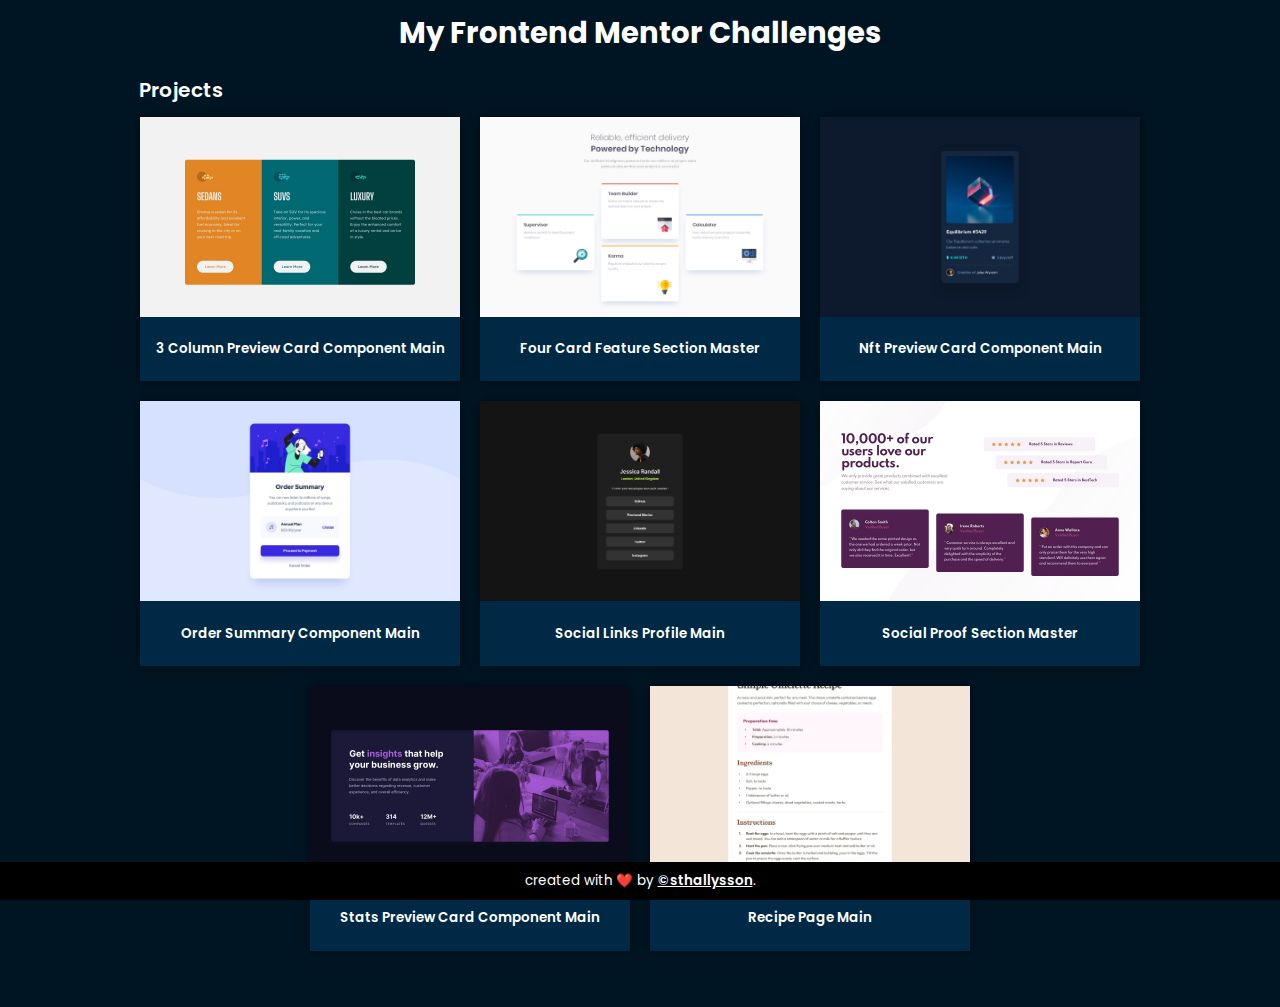
<file: index.html>
<!DOCTYPE html>
<html lang="en">
  <head>
    <meta charset="UTF-8" />
    <meta name="viewport" content="width=device-width, initial-scale=1.0" />
    <title>Frontend Mentor Challenges</title>
    <link
      rel="shortcut icon"
      href="3-column-preview-card-component-main/images/favicon-32x32.png"
      type="image/x-icon"
    />

    <link rel="stylesheet" href="styles.css" />
    <script src="script.js" defer></script>
  </head>
  <body>
    <h1>My Frontend Mentor Challenges</h1>

    <main>
      <h2>Projects</h2>

      <ul class="project-list"></ul>
    </main>

    <footer>
      created with ❤️ by
      <a href="https://github.com/sthallysson" target="_blank"
        >&copy;sthallysson</a
      >.
    </footer>
  </body>
</html>
</file>
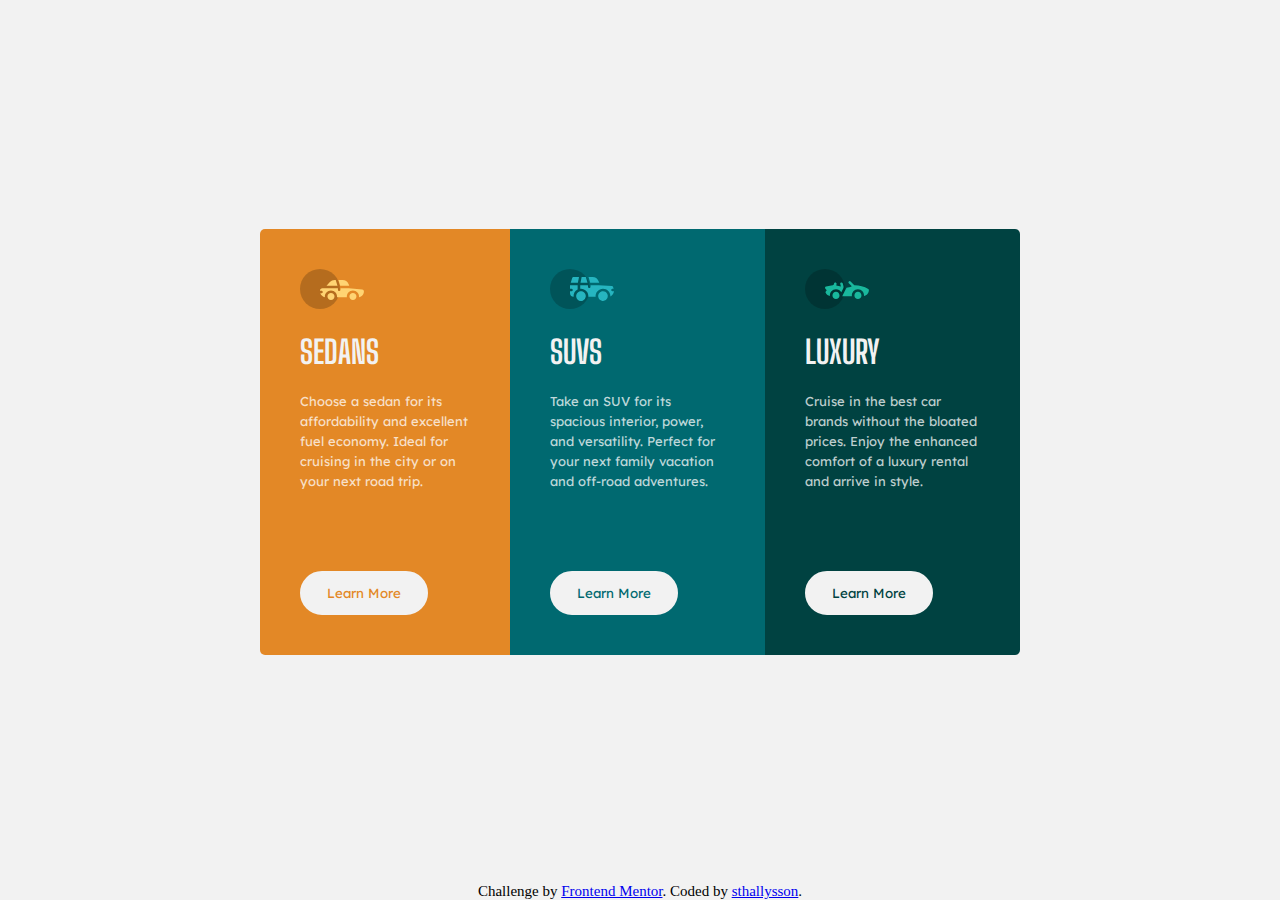
<file: 3-column-preview-card-component-main/index.html>
<!DOCTYPE html>
<html lang="en">
  <head>
    <meta charset="UTF-8" />
    <meta name="viewport" content="width=device-width, initial-scale=1.0" />

    <link
      rel="icon"
      type="image/png"
      sizes="32x32"
      href="./images/favicon-32x32.png"
    />

    <title>3-column preview card component</title>

    <link rel="stylesheet" href="./css/style.css" />
  </head>
  <body>
    <main>
      <section class="car-type sedan">
        <img src="./images/icon-sedans.svg" alt="icon sedan" />

        <h2>Sedans</h2>
        <p>
          Choose a sedan for its affordability and excellent fuel economy. Ideal
          for cruising in the city or on your next road trip.
        </p>

        <button>learn more</button>
      </section>
      <section class="car-type suv">
        <img src="./images/icon-suvs.svg" alt="icon SUV" />

        <h2>SUVs</h2>
        <p>
          Take an SUV for its spacious interior, power, and versatility. Perfect
          for your next family vacation and off-road adventures.
        </p>

        <button>learn more</button>
      </section>
      <section class="car-type luxury">
        <img src="./images/icon-luxury.svg" alt="icon luxury" />

        <h2>Luxury</h2>
        <p>
          Cruise in the best car brands without the bloated prices. Enjoy the
          enhanced comfort of a luxury rental and arrive in style.
        </p>

        <button>learn more</button>
      </section>
    </main>

    <footer>
      Challenge by
      <a href="https://www.frontendmentor.io?ref=challenge" target="_blank"
        >Frontend Mentor</a
      >. Coded by
      <a href="https://github.com/sthallysson" target="_blank">sthallysson</a>.
    </footer>
  </body>
</html>
</file>
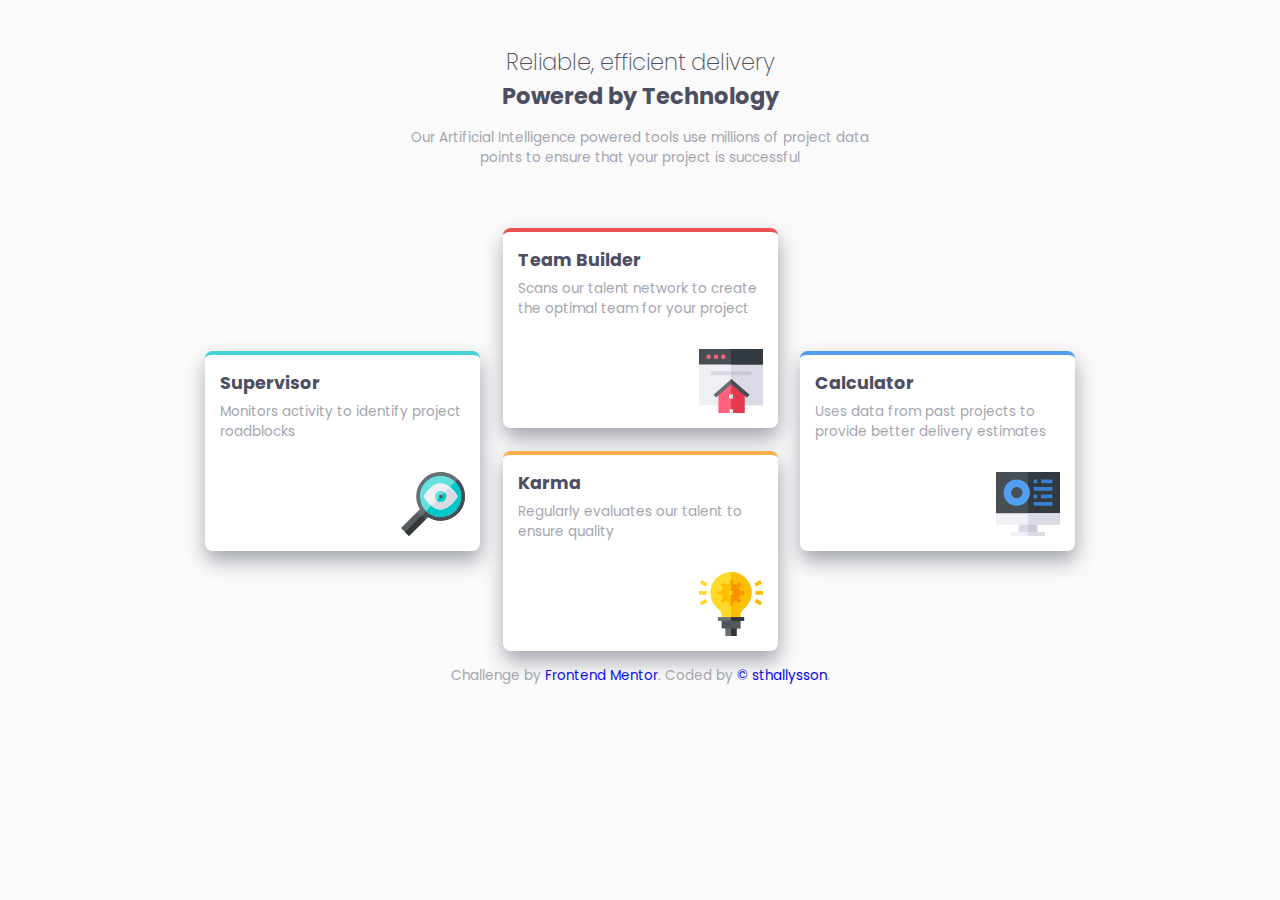
<file: four-card-feature-section-master/index.html>
<!DOCTYPE html>
<html lang="en">
  <head>
    <meta charset="UTF-8" />
    <meta name="viewport" content="width=device-width, initial-scale=1.0" />

    <link
      rel="icon"
      type="image/png"
      sizes="32x32"
      href="./images/favicon-32x32.png"
    />

    <title>Four card feature section</title>

    <link rel="stylesheet" href="./css/style.css" />
  </head>
  <body>
    <header>
      <h2>Reliable, efficient delivery</h2>
      <h1>Powered by Technology</h1>
      <p>
        Our Artificial Intelligence powered tools use millions of project data
        points to ensure that your project is successful
      </p>
    </header>

    <main>
      <div class="card">
        <h3>Supervisor</h3>
        <p>Monitors activity to identify project roadblocks</p>
        <img
          src="images/icon-supervisor.svg"
          alt="icone lupa com olho na lente"
        />
      </div>
      <div class="card">
        <h3>Team Builder</h3>
        <p>
          Scans our talent network to create the optimal team for your project
        </p>
        <img src="images/icon-team-builder.svg" alt="icone casa" />
      </div>
      <div class="card">
        <h3>Karma</h3>
        <p>Regularly evaluates our talent to ensure quality</p>
        <img src="images/icon-karma.svg" alt="icone lampada acessa" />
      </div>
      <div class="card">
        <h3>Calculator</h3>
        <p>Uses data from past projects to provide better delivery estimates</p>
        <img src="images/icon-calculator.svg" alt="icone monitor" />
      </div>
    </main>

    <footer>
      <p>
        Challenge by
        <a href="https://www.frontendmentor.io?ref=challenge" target="_blank"
          >Frontend Mentor</a
        >. Coded by
        <a href="https://github.com/sthallysson" target="_blank"
          >&copy; sthallysson</a
        >.
      </p>
    </footer>
  </body>
</html>
</file>
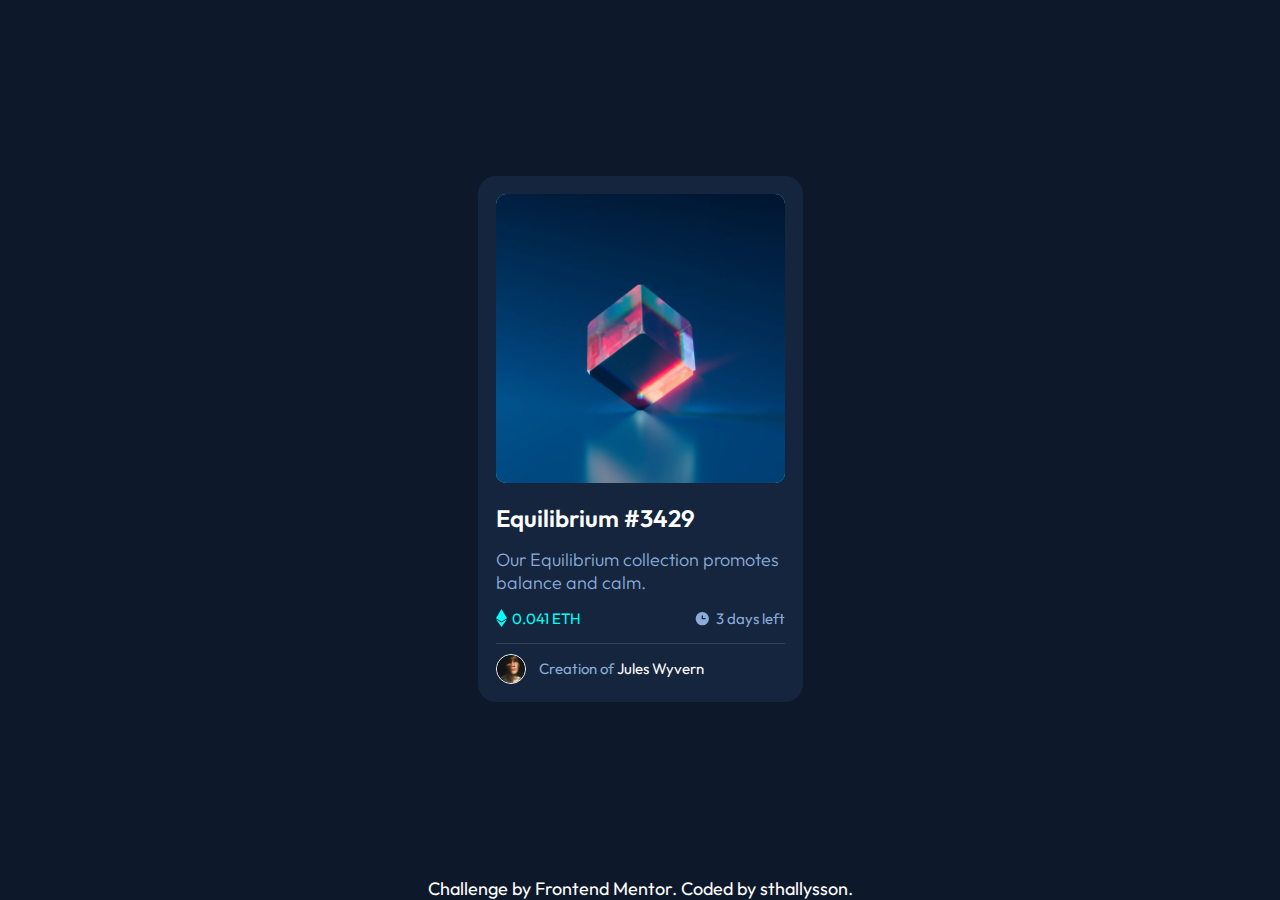
<file: nft-preview-card-component-main/index.html>
<!DOCTYPE html>
<html lang="en">
  <head>
    <meta charset="UTF-8" />
    <meta name="viewport" content="width=device-width, initial-scale=1.0" />

    <link
      rel="icon"
      type="image/png"
      sizes="32x32"
      href="./images/favicon-32x32.png"
    />

    <title>NFT preview card component</title>

    <link rel="stylesheet" href="css/style.css" />
  </head>
  <body>
    <div class="container">
      <div class="card">
        <section class="img">
          <img src="images/image-equilibrium.jpg" alt="equilibrium" />
        </section>
        <main>
          <a href="#">
            <h2>Equilibrium #3429</h2>
          </a>
          <p>Our Equilibrium collection promotes balance and calm.</p>

          <div class="value">
            <div class="price">
              <img src="images/icon-ethereum.svg" alt="icon-ethereum" />
              <span>0.041 ETH</span>
            </div>

            <div class="time-left">
              <img src="images/icon-clock.svg" alt="icon-clock" />
              <span>3 days left</span>
            </div>
          </div>
        </main>
        <footer>
          <img src="images/image-avatar.png" alt="avatar" />
          <p>Creation of <a href="#">Jules Wyvern</a></p>
        </footer>
      </div>

      <footer class="attribution">
        Challenge by
        <a href="https://www.frontendmentor.io?ref=challenge" target="_blank"
          >Frontend Mentor</a
        >. Coded by
        <a href="https://github.com/sthallysson" target="_blank">sthallysson</a
        >.
      </footer>
    </div>
  </body>
</html>
</file>
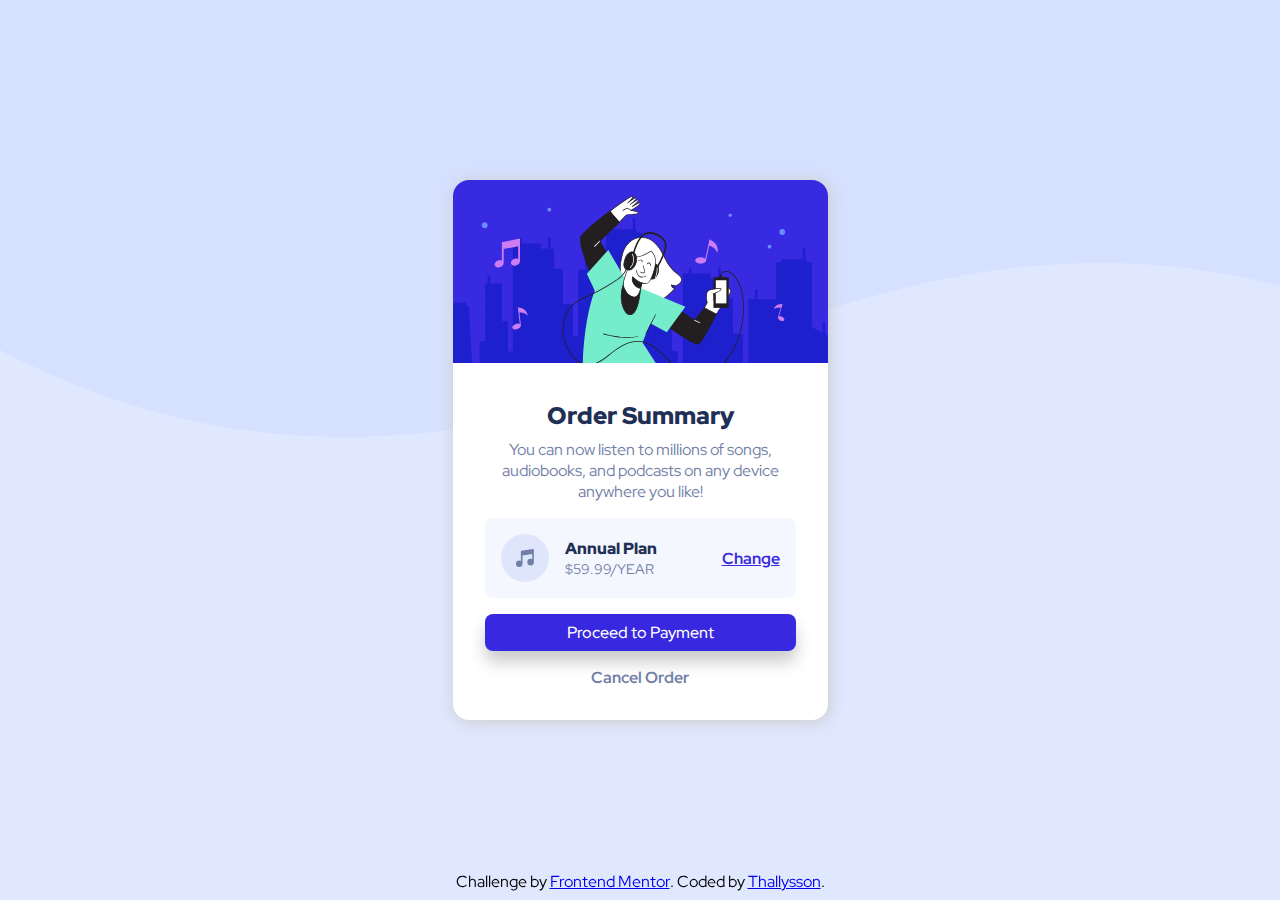
<file: order-summary-component-main/index.html>
<!DOCTYPE html>
<html lang="en">
  <head>
    <meta charset="UTF-8" />
    <meta name="viewport" content="width=device-width, initial-scale=1.0" />

    <link
      rel="icon"
      type="image/png"
      sizes="32x32"
      href="./images/favicon-32x32.png"
    />

    <title>Order summary card</title>

    <link rel="stylesheet" href="css/style.css" />
    <link rel="preconnect" href="https://fonts.googleapis.com" />
    <link rel="preconnect" href="https://fonts.gstatic.com" crossorigin />
    <link
      href="https://fonts.googleapis.com/css2?family=Red+Hat+Display:wght@500;700;900&display=swap"
      rel="stylesheet"
    />
  </head>
  <body>
    <div class="container">
      <main>
        <img
          class="bg-img"
          src="images/illustration-hero.svg"
          alt="illustration-hero"
        />
        <section class="content">
          <h2>Order Summary</h2>
          <p>
            You can now listen to millions of songs, audiobooks, and podcasts on
            any device anywhere you like!
          </p>

          <section class="plan">
            <div class="left">
              <img src="images/icon-music.svg" alt="icon-music" />
              <div class="align-collum">
                <h4>Annual Plan</h4>
                <p>$59.99/year</p>
              </div>
            </div>

            <a href="#">Change</a>
          </section>

          <button class="btn">Proceed to Payment</button>
          <a href="#"> Cancel Order </a>
        </section>
      </main>

      <footer>
        Challenge by
        <a href="https://www.frontendmentor.io?ref=challenge" target="_blank">
          Frontend Mentor</a
        >. Coded by
        <a href="https://www.github.com/sthallysson/" target="_blank"
          >Thallysson</a
        >.
      </footer>
    </div>
  </body>
</html>
</file>
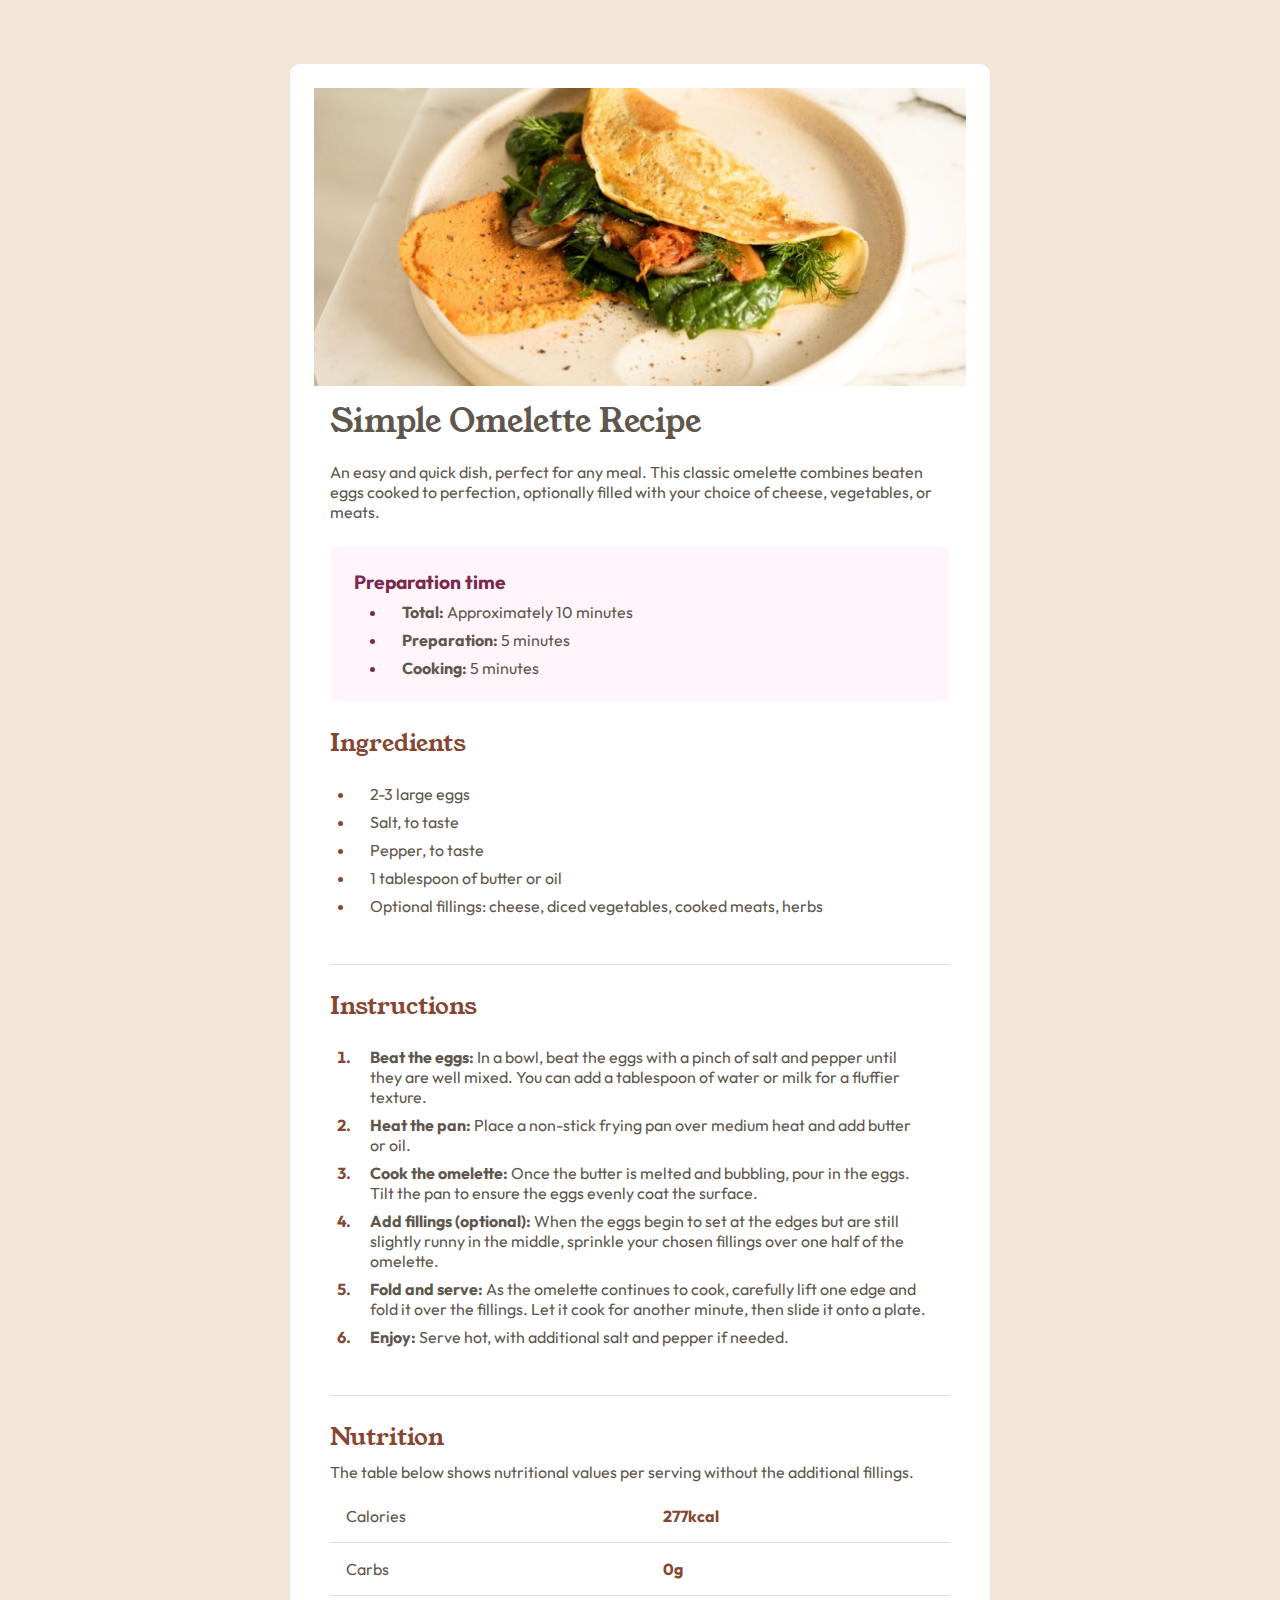
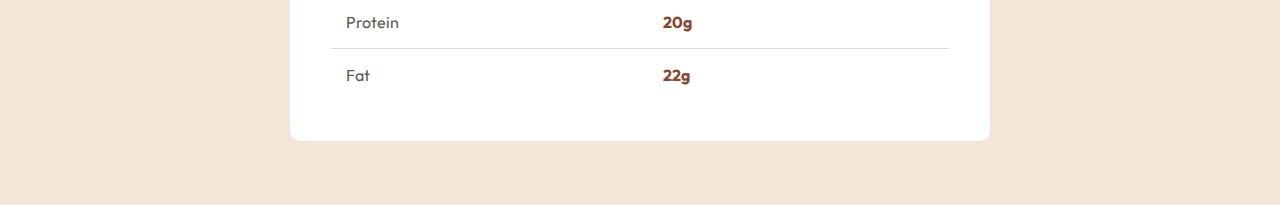
<file: recipe-page-main/index.html>
<!DOCTYPE html>
<html lang="en">
  <head>
    <meta charset="UTF-8" />
    <meta name="viewport" content="width=device-width, initial-scale=1.0" />

    <link
      rel="icon"
      type="image/png"
      sizes="32x32"
      href="./assets/images/favicon-32x32.png"
    />

    <title>Frontend Mentor | Recipe page</title>
    <meta name="description" content="Recipe page" />

    <link rel="preconnect" href="https://fonts.googleapis.com" />
    <link rel="preconnect" href="https://fonts.gstatic.com" crossorigin />
    <link
      href="https://fonts.googleapis.com/css2?family=Outfit:wght@100..900&family=Young+Serif&display=swap"
      rel="stylesheet"
    />

    <link rel="stylesheet" href="styles.css" />
  </head>
  <body>
    <div class="container">
      <div class="container-img">
        <img
          src="assets/images/image-omelette.jpeg"
          alt="omelette"
          class="img"
        />
      </div>

      <main class="main">
        <h1 class="main__title">Simple Omelette Recipe</h1>

        <p class="main__desc">
          An easy and quick dish, perfect for any meal. This classic omelette
          combines beaten eggs cooked to perfection, optionally filled with your
          choice of cheese, vegetables, or meats.
        </p>
        <section class="main__preparation">
          <h2 class="preparation__title">Preparation time</h2>

          <ul>
            <li class="preparation__item">
              <span class="item-color">
                <strong>Total:</strong> Approximately 10 minutes
              </span>
            </li>
            <li class="preparation__item">
              <span class="item-color">
                <strong>Preparation:</strong> 5 minutes
              </span>
            </li>

            <li class="preparation__item">
              <span class="item-color"
                ><strong>Cooking:</strong> 5 minutes</span
              >
            </li>
          </ul>
        </section>

        <section class="section">
          <h2 class="section__title">Ingredients</h2>
          <ul>
            <li><span>2-3 large eggs</span></li>
            <li><span>Salt, to taste</span></li>
            <li><span>Pepper, to taste</span></li>
            <li><span>1 tablespoon of butter or oil</span></li>
            <li>
              <span
                >Optional fillings: cheese, diced vegetables, cooked meats,
                herbs</span
              >
            </li>
          </ul>
        </section>

        <section class="section">
          <h2 class="section__title">Instructions</h2>

          <ol class="instructions">
            <li class="instructions__item">
              <span>
                <strong>Beat the eggs:</strong> In a bowl, beat the eggs with a
                pinch of salt and pepper until they are well mixed. You can add
                a tablespoon of water or milk for a fluffier texture.
              </span>
            </li>
            <li class="instructions__item">
              <span>
                <strong>Heat the pan:</strong> Place a non-stick frying pan over
                medium heat and add butter or oil.
              </span>
            </li>
            <li class="instructions__item">
              <span>
                <strong>Cook the omelette:</strong> Once the butter is melted
                and bubbling, pour in the eggs. Tilt the pan to ensure the eggs
                evenly coat the surface.
              </span>
            </li>
            <li class="instructions__item">
              <span>
                <strong>Add fillings (optional):</strong> When the eggs begin to
                set at the edges but are still slightly runny in the middle,
                sprinkle your chosen fillings over one half of the omelette.
              </span>
            </li>
            <li class="instructions__item">
              <span>
                <strong>Fold and serve:</strong> As the omelette continues to
                cook, carefully lift one edge and fold it over the fillings. Let
                it cook for another minute, then slide it onto a plate.
              </span>
            </li>
            <li class="instructions__item">
              <span>
                <strong>Enjoy:</strong> Serve hot, with additional salt and
                pepper if needed.
              </span>
            </li>
          </ol>
        </section>

        <section class="section nutrition">
          <h2 class="section__title">Nutrition</h2>
          <p>
            The table below shows nutritional values per serving without the
            additional fillings.
          </p>

          <table class="table">
            <tbody>
              <tr class="table__line">
                <td class="table__col">Calories</td>
                <td class="table__col">277kcal</td>
              </tr>
              <tr class="table__line">
                <td class="table__col">Carbs</td>
                <td class="table__col">0g</td>
              </tr>
              <tr class="table__line">
                <td class="table__col">Protein</td>
                <td class="table__col">20g</td>
              </tr>
              <tr class="table__line">
                <td class="table__col">Fat</td>
                <td class="table__col">22g</td>
              </tr>
            </tbody>
          </table>
        </section>
      </main>
    </div>
  </body>
</html>
</file>
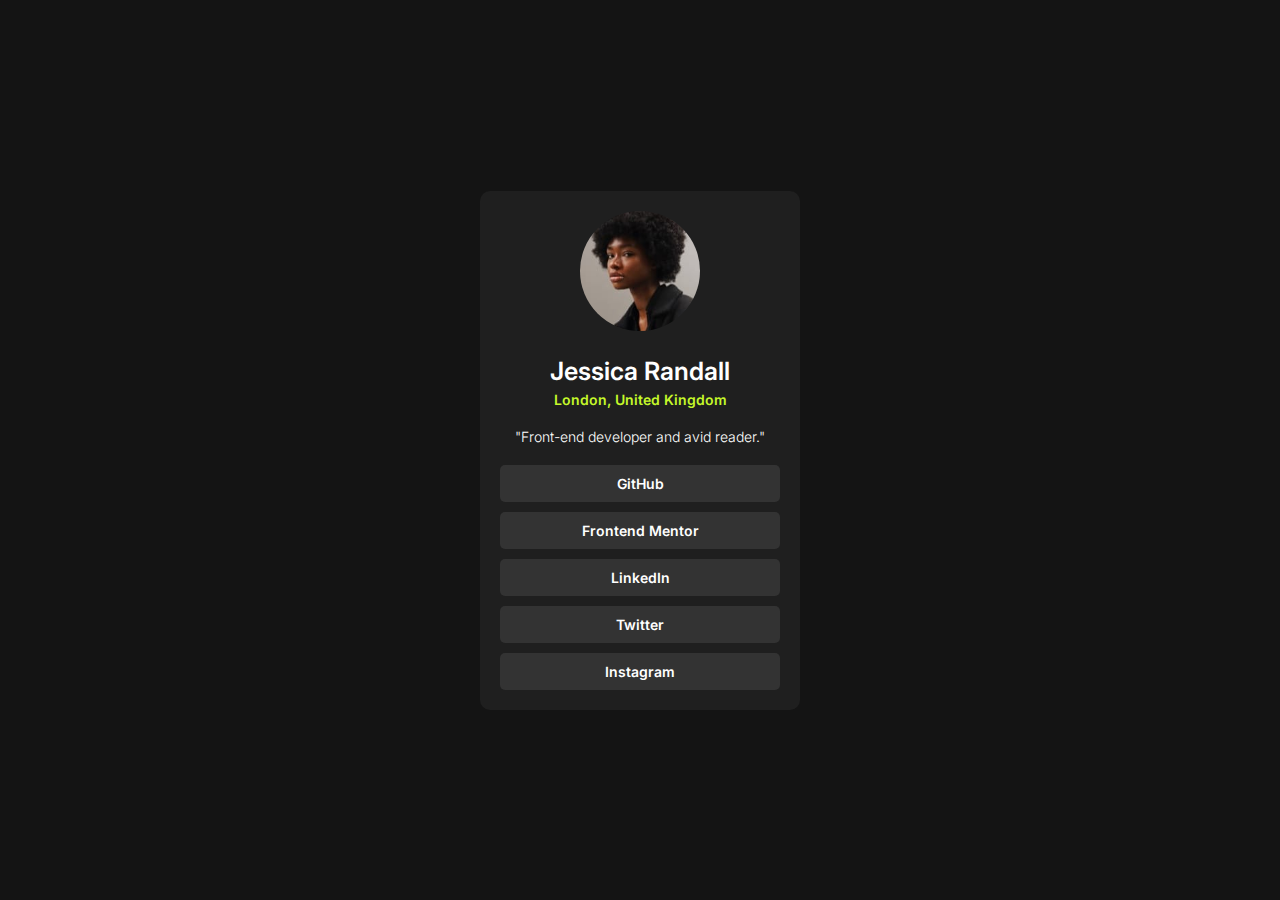
<file: social-links-profile-main/index.html>
<!DOCTYPE html>
<html lang="en">
  <head>
    <meta charset="UTF-8" />
    <meta name="viewport" content="width=device-width, initial-scale=1.0" />
    <!-- displays site properly based on user's device -->

    <link
      rel="icon"
      type="image/png"
      sizes="32x32"
      href="./assets/images/favicon-32x32.png"
    />

    <!-- Fonts -->
    <link rel="preconnect" href="https://fonts.googleapis.com" />
    <link rel="preconnect" href="https://fonts.gstatic.com" crossorigin />
    <link
      href="https://fonts.googleapis.com/css2?family=Inter:wght@100..900&display=swap"
      rel="stylesheet"
    />

    <title>Frontend Mentor | Social links profile</title>
    <meta name="description" content="This is a social links profile" />

    <link rel="stylesheet" href="css/styles.css" />
  </head>
  <body>
    <main class="social-card">
      <div class="profile">
        <img
          src="assets/images/avatar-jessica.jpeg"
          alt="foto de perfil"
          class="profile__img"
        />
        <h1 class="profile__name">Jessica Randall</h1>
        <h2 class="profile__location">London, United Kingdom</h2>
      </div>

      <p class="description">"Front-end developer and avid reader."</p>

      <ul class="links">
        <li class="links__item"><a href="#">GitHub</a></li>
        <li class="links__item"><a href="#">Frontend Mentor</a></li>
        <li class="links__item"><a href="#">LinkedIn</a></li>
        <li class="links__item"><a href="#">Twitter</a></li>
        <li class="links__item"><a href="#">Instagram</a></li>
      </ul>
    </main>
  </body>
</html>
</file>
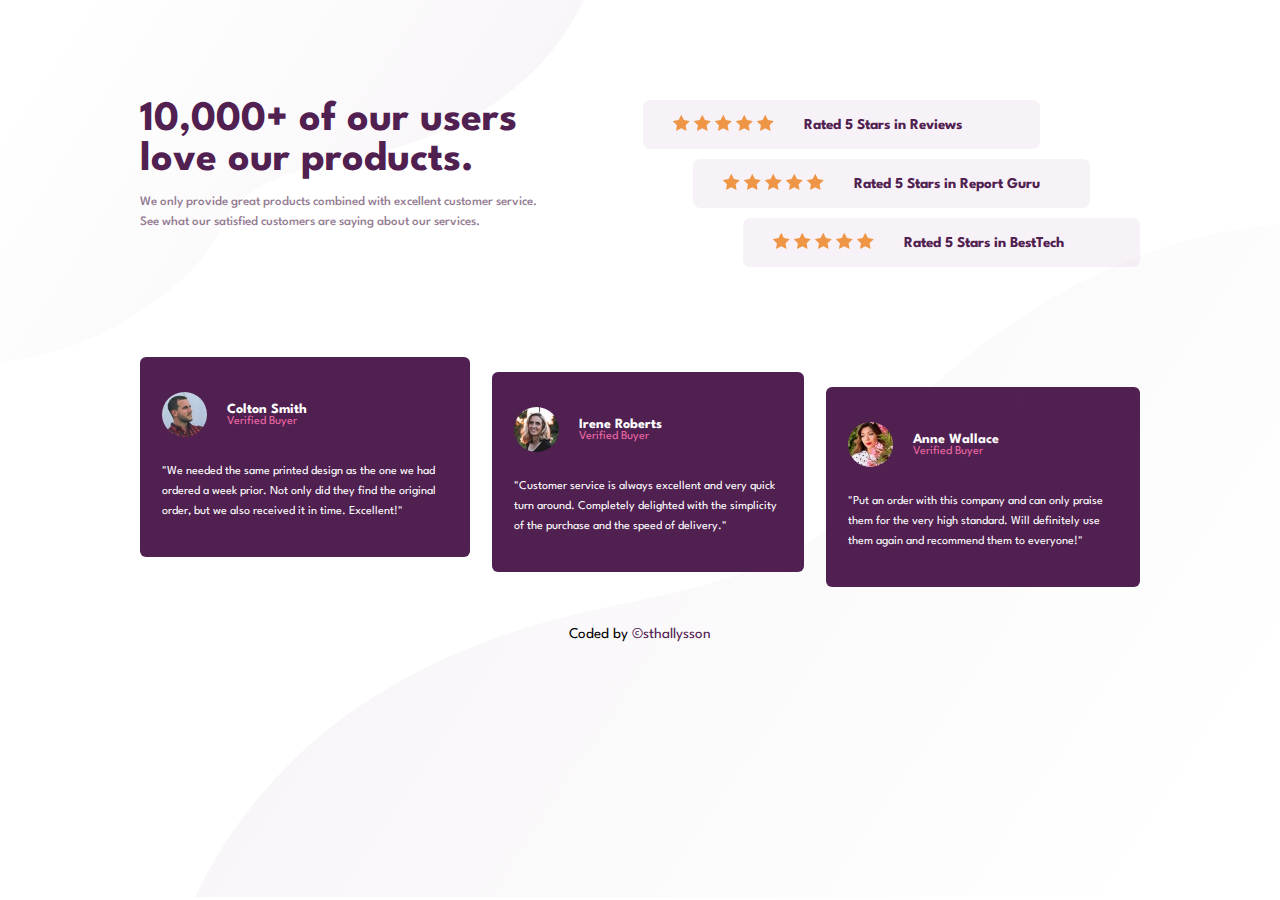
<file: social-proof-section-master/index.html>
<!DOCTYPE html>
<html lang="en">
  <head>
    <meta charset="UTF-8" />
    <meta name="viewport" content="width=device-width, initial-scale=1.0" />

    <link
      rel="icon"
      type="image/png"
      sizes="32x32"
      href="./images/favicon-32x32.png"
    />

    <title>Social proof section</title>

    <link rel="stylesheet" href="./css/style.css" />
  </head>
  <body>
    <div class="patern-top">
      <img src="images/bg-pattern-top-desktop.svg" alt="background" />
    </div>
    <div class="container">
      <main>
        <div class="title">
          <h1>10,000+ of our users love our products.</h1>

          <p>
            We only provide great products combined with excellent customer
            service. See what our satisfied customers are saying about our
            services.
          </p>
        </div>

        <section class="reviews">
          <div class="review">
            <div class="stars">
              <img src="images/icon-star.svg" alt="star" />
              <img src="images/icon-star.svg" alt="star" />
              <img src="images/icon-star.svg" alt="star" />
              <img src="images/icon-star.svg" alt="star" />
              <img src="images/icon-star.svg" alt="star" />
            </div>
            <span> Rated 5 Stars in Reviews </span>
          </div>
          <div class="review">
            <div class="stars">
              <img src="images/icon-star.svg" alt="star" />
              <img src="images/icon-star.svg" alt="star" />
              <img src="images/icon-star.svg" alt="star" />
              <img src="images/icon-star.svg" alt="star" />
              <img src="images/icon-star.svg" alt="star" />
            </div>
            <span> Rated 5 Stars in Report Guru </span>
          </div>
          <div class="review">
            <div class="stars">
              <img src="images/icon-star.svg" alt="star" />
              <img src="images/icon-star.svg" alt="star" />
              <img src="images/icon-star.svg" alt="star" />
              <img src="images/icon-star.svg" alt="star" />
              <img src="images/icon-star.svg" alt="star" />
            </div>
            <span> Rated 5 Stars in BestTech </span>
          </div>
        </section>
      </main>

      <section class="ratings">
        <div class="rating">
          <div class="profile">
            <img src="images/image-colton.jpg" alt="foto de perfil" />
            <div>
              <h2>Colton Smith</h2>
              <h3>Verified Buyer</h3>
            </div>
          </div>
          <p>
            "We needed the same printed design as the one we had ordered a week
            prior. Not only did they find the original order, but we also
            received it in time. Excellent!"
          </p>
        </div>
        <div class="rating">
          <div class="profile">
            <img src="images/image-irene.jpg" alt="foto de perfil" />
            <div>
              <h2>Irene Roberts</h2>
              <h3>Verified Buyer</h3>
            </div>
          </div>
          <p>
            "Customer service is always excellent and very quick turn around.
            Completely delighted with the simplicity of the purchase and the
            speed of delivery."
          </p>
        </div>
        <div class="rating">
          <div class="profile">
            <img src="images/image-anne.jpg" alt="foto de perfil" />
            <div>
              <h2>Anne Wallace</h2>
              <h3>Verified Buyer</h3>
            </div>
          </div>
          <p>
            "Put an order with this company and can only praise them for the
            very high standard. Will definitely use them again and recommend
            them to everyone!"
          </p>
        </div>
      </section>
    </div>
    <div class="patern-bottom">
      <img src="images/bg-pattern-bottom-desktop.svg" alt="background" />
    </div>

    <footer>
      Coded by
      <a href="https://github.com/sthallysson/">&copy;sthallysson</a>
    </footer>
  </body>
</html>
</file>
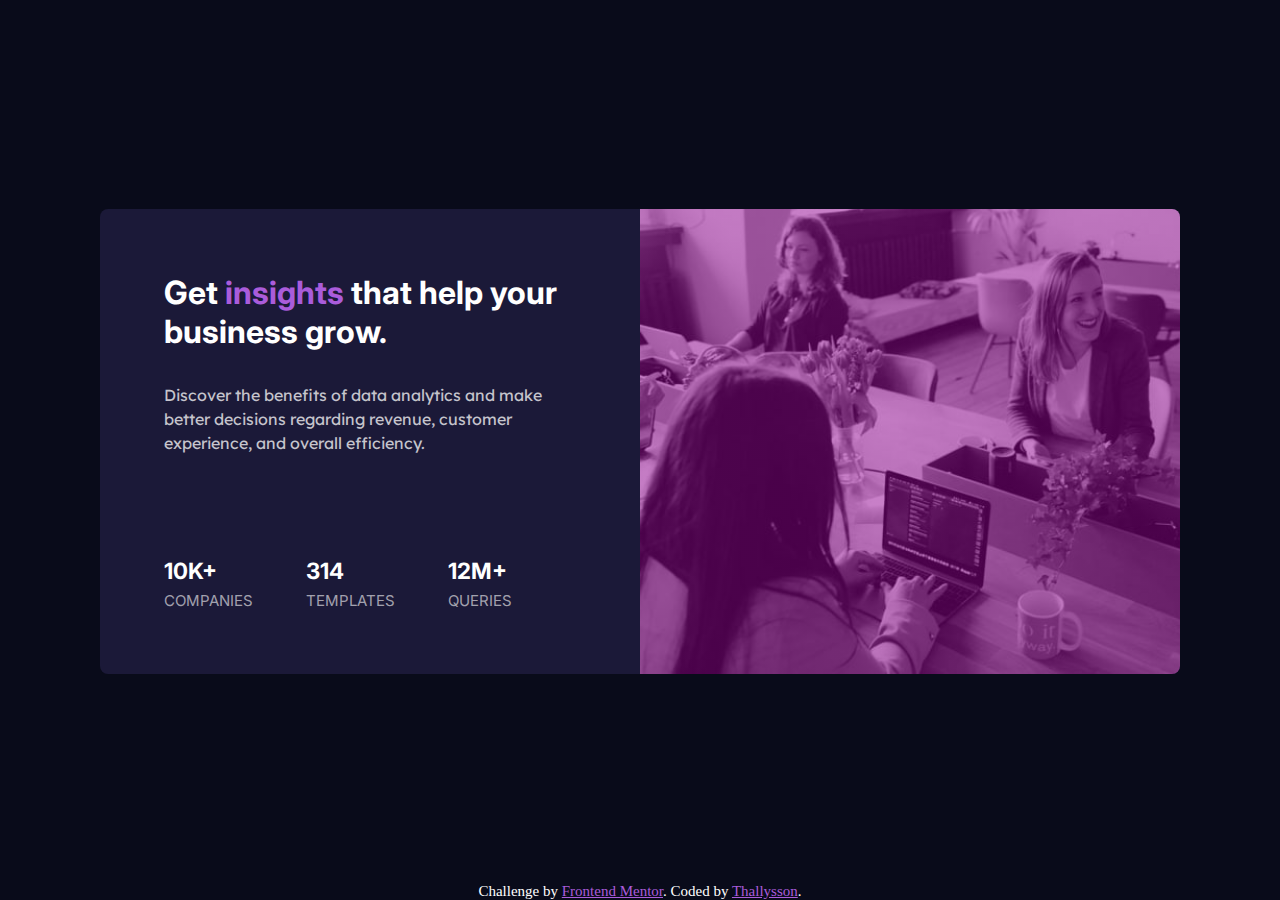
<file: stats-preview-card-component-main/index.html>
<!DOCTYPE html>
<html lang="en">
  <head>
    <meta charset="UTF-8" />
    <meta name="viewport" content="width=device-width, initial-scale=1.0" />

    <link
      rel="icon"
      type="image/png"
      sizes="32x32"
      href="./images/favicon-32x32.png"
    />

    <title>Stats preview card component</title>

    <link rel="preconnect" href="https://fonts.googleapis.com" />
    <link rel="preconnect" href="https://fonts.gstatic.com" crossorigin />
    <link
      href="https://fonts.googleapis.com/css2?family=Inter:wght@400;700&family=Lexend+Deca&display=swap"
      rel="stylesheet"
    />

    <link rel="stylesheet" href="css/style.css" />
  </head>
  <body>
    <div class="space">
      <main class="card">
        <section class="content">
          <h1>Get <span>insights</span> that help your business grow.</h1>
          <p>
            Discover the benefits of data analytics and make better decisions
            regarding revenue, customer experience, and overall efficiency.
          </p>

          <div class="itens">
            <div class="item">
              <h2>10k+</h2>
              <p>companies</p>
            </div>
            <div class="item">
              <h2>314</h2>

              <p>templates</p>
            </div>
            <div class="item">
              <h2>12m+</h2>
              <p>queries</p>
            </div>
          </div>
        </section>

        <section class="img"></section>
      </main>
    </div>

    <footer>
      Challenge by
      <a href="https://www.frontendmentor.io?ref=challenge" target="_blank"
        >Frontend Mentor</a
      >. Coded by
      <a href="https://www.github.com/sthallysson/" target="_blank"
        >Thallysson</a
      >.
    </footer>
  </body>
</html>
</file>
<file: styles.css>
@import url("https://fonts.googleapis.com/css2?family=Poppins:wght@300;400;500;600;700;800&display=swap");

* {
  margin: 0;
  padding: 0;
  box-sizing: border-box;
}

:root {
  font-size: 62.5%;
  font-family: "Poppins", sans-serif;
}

body {
  color: #fff;
  background-color: #001523;
  min-height: 100vh;
  width: 100%;
  max-width: 1024px;
  margin: 0 auto;
  padding: 1rem;

  display: flex;
  flex-direction: column;
  gap: 1.8rem;
}

a {
  text-decoration: none;
  color: inherit;
}

h1 {
  font-size: 2rem;
  font-weight: 700;
  text-align: center;
}

h2 {
  font-size: 1.6rem;
  font-weight: 600;
  margin-bottom: 1rem;
  text-align: center;
}

.project-list {
  list-style: none;
  display: flex;
  justify-content: center;
  flex-wrap: wrap;
  gap: 20px;

  margin-bottom: 4rem;
}

li {
  width: 320px;
  background-color: #f6f6f6;
  text-align: center;
  box-shadow: 0 0 10px rgba(0, 0, 0, 0.5);
  transition: transform 0.3s ease-in-out;
}

li a {
  display: flex;
  flex-direction: column;
}

li p {
  font-size: 1.2rem;
  font-weight: 600;
  padding-block: 2rem;
  flex: 1;
  background-color: #002945;
}

li img {
  display: block;
  object-fit: cover;
  height: 200px;
  width: 320px;
}

footer {
  color: #fff;
  font-size: 1.2rem;
  padding-block: 0.8rem;

  position: fixed;
  bottom: 0;
  left: 0;
  right: 0;
  background-color: #000;
  text-align: center;
}

footer a {
  text-decoration: underline;
  font-weight: 600;

  transition: all 0.5s;
}
footer a:hover {
  color: #d90429;
}

@media (min-width: 481px) {
  :root {
    font-size: 70%;
  }

  h1 {
    font-size: 2.6rem;
  }

  h2 {
    text-align: left;
    font-size: 1.8rem;
  }

  li:hover {
    transform: scale(1.2);
  }
}
</file>
<file: 3-column-preview-card-component-main/css/style.css>
@import url("https://fonts.googleapis.com/css2?family=Big+Shoulders+Display:wght@700&family=Lexend+Deca&display=swap");

* {
  margin: 0;
  padding: 0;
  box-sizing: border-box;
}

:root {
  --Bright-orange: hsl(31, 77%, 52%);
  --Dark-cyan: hsl(184, 100%, 22%);
  --Very-dark-cyan: hsl(179, 100%, 13%);

  --Transparent-white: hsla(0, 0%, 100%, 0.75);
  --Very-light-gray: hsl(0, 0%, 95%);

  font-size: 62.5%;
}

body {
  background: var(--Very-light-gray);
  font-size: 1.5rem;
  min-height: 100vh;
  display: flex;
  flex-direction: column;
}

button {
  background-color: var(--Very-light-gray);
  border: 0.2rem solid var(--Very-light-gray);
  padding: 1.2rem 2.5rem;
  border-radius: 5rem;
  text-transform: capitalize;
  font-family: "Lexend Deca", sans-serif;
  cursor: pointer;
}

main {
  display: flex;
  margin: auto;
  width: 76rem;
}

.car-type {
  padding: 4rem;
}

.car-type img {
  margin-bottom: 2rem;
}

.car-type h2 {
  font-family: "Big Shoulders Display", cursive;
  color: var(--Very-light-gray);
  font-size: 3.2rem;
  margin-bottom: 2rem;
  text-transform: uppercase;
}

.car-type p {
  font-family: "Lexend Deca", sans-serif;
  color: var(--Transparent-white);
  font-size: 1.3rem;
  line-height: 2rem;
  margin-bottom: 8rem;
}

.car-type.sedan {
  background: var(--Bright-orange);
  border-radius: 0.5rem 0 0 0.5rem;
}
.car-type.sedan button {
  color: var(--Bright-orange);
}

.car-type.suv {
  background: var(--Dark-cyan);
}

.car-type.suv button {
  color: var(--Dark-cyan);
}

.car-type.luxury {
  background: var(--Very-dark-cyan);
  border-radius: 0 0.5rem 0.5rem 0;
}

.car-type.luxury button {
  color: var(--Very-dark-cyan);
}
.car-type button:hover {
  background-color: transparent;
  color: var(--Very-light-gray);
  transition: all ease 0.5s;
}

footer {
  text-align: center;
}

@media (max-width: 760px) {
  main {
    flex-direction: column;
    width: 30rem;
    margin: 1rem auto;
  }
  .car-type p {
    margin-bottom: 4rem;
  }

  .car-type.sedan {
    border-radius: 0.5rem 0.5rem 0 0;
  }

  .car-type.luxury {
    border-radius: 0 0 0.5rem 0.5rem;
  }
}
</file>
<file: four-card-feature-section-master/css/style.css>
@import url("https://fonts.googleapis.com/css2?family=Poppins:wght@200;400;600&display=swap");

* {
  margin: 0;
  padding: 0;
  box-sizing: border-box;
}

:root {
  --red: hsl(0, 78%, 62%);
  --cyan: hsl(180, 62%, 55%);
  --orange: hsl(34, 97%, 64%);
  --blue: hsl(212, 86%, 64%);

  --dark-blue: hsl(234, 12%, 34%);
  --gray-blue: hsl(229, 6%, 66%);
  --light-gray: hsl(0, 0%, 98%);
}

html {
  font-size: 93.75%;
}

body {
  background: var(--light-gray);
  color: var(--dark-blue);
  width: 100%;
  min-height: 100vh;
  font-family: "Poppins", sans-serif;
  padding: 4rem 1.5rem;
  display: flex;
  flex-direction: column;
  align-items: center;
}

header {
  text-align: center;
  max-width: 500px;
  margin: 0 auto;
}

header h1,
header h2 {
  font-size: 1.5rem;
}

header h2 {
  font-weight: 200;
}

header p {
  margin-top: 1rem;
}

p {
  color: var(--gray-blue);
  font-size: 0.9rem;
}

main {
  display: grid;
  gap: 1.5rem;

  margin-top: 4rem;
}

.card {
  width: 275px;
  height: 200px;
  background: #fff;
  padding: 1rem;
  border-radius: 0.5rem;
  box-shadow: 1px 10px 20px var(--gray-blue);
  position: relative;
}

.card:first-child {
  border-top: 4px solid var(--cyan);
}

.card:nth-child(2) {
  border-top: 4px solid var(--red);
}

.card:nth-child(3) {
  border-top: 4px solid var(--orange);
}

.card:last-child {
  border-top: 4px solid var(--blue);
}

.card h3 {
  margin-bottom: 0.4rem;
}

.card img {
  position: absolute;
  bottom: 1rem;
  right: 1rem;
}

footer {
  margin-top: 1rem;
  text-align: center;
}

a {
  text-decoration: none;
}

@media (min-width: 900px) {
  body {
    padding: 3rem 0 0;
  }
  main {
    grid-template-columns: repeat(3, 275px);
    grid-template-rows: repeat(2, 200px);
    grid-template-areas:
      "Topleft Red Red"
      "Cyan Orange Blue";
  }

  .card:first-child {
    grid-area: Cyan;
    margin-top: -100px;
  }

  .card:first-child::before {
    content: "";
    grid-area: Topleft;
  }

  .card:nth-child(2) {
    grid-area: Red;
  }

  .card:nth-child(3) {
    grid-area: Orange;
  }

  .card:last-child {
    grid-area: Blue;
    margin-top: -100px;
  }
}
</file>
<file: nft-preview-card-component-main/css/style.css>
@import url("https://fonts.googleapis.com/css2?family=Outfit:wght@300;400;600&display=swap");
* {
  box-sizing: border-box;
  font-family: "Outfit", sans-serif;
  margin: 0;
  padding: 0;
  text-decoration: none;
}

:root {
  --Soft-blue: hsl(215, 51%, 70%);
  --Cyan: hsl(178, 100%, 50%);

  --main-BG: hsl(217, 54%, 11%);
  --card-BG: hsl(216, 50%, 16%);
  --line: hsl(215, 32%, 27%);
  --White: hsl(0, 0%, 100%);

  font-size: 62.5%;
}

body {
  background: var(--main-BG);
  font-size: 1.8rem;
}
a {
  color: var(--White);
}

a:hover {
  color: var(--Cyan);
}

.container {
  width: 100%;
  height: 100vh;
  display: flex;
  align-items: center;
  flex-direction: column;
}

.card {
  margin: auto 1rem;
  background: var(--card-BG);
  max-width: 325px;
  padding: 1.8rem;
  border-radius: 1.8rem;
}

.card .img {
  display: flex;
  justify-content: center;
  background-color: var(--Cyan);
  background-image: url(../images/icon-view.svg);
  background-repeat: no-repeat;
  background-position: center;
  width: 100%;
  border-radius: 1rem;
  object-fit: cover;
  margin-bottom: 2rem;
  cursor: pointer;
}

.card .img img {
  opacity: 1;
  width: 100%;
  border-radius: 1rem;
}
.card .img:hover img {
  opacity: 0.3;
}

.card main h2 {
  font-weight: 600;
  font-size: 2.4rem;
  margin-bottom: 1.5rem;
}

.card main > p {
  color: var(--Soft-blue);
  font-weight: 300;
  font-size: 1.8rem;
  margin-bottom: 1.5rem;
}

.card main .value {
  display: flex;
  justify-content: space-between;
  margin-bottom: 1.5rem;
}

.card main .value .price,
.card main .value .time-left {
  display: flex;
  align-items: center;
  gap: 0.5rem;
  font-size: 1.5rem;
}

.card main .value .price {
  color: var(--Cyan);
}
.card main .value .time-left {
  color: var(--Soft-blue);
}

.card footer {
  margin-top: 1rem;
  border-top: 0.1rem solid var(--line);
  display: flex;
  align-items: center;
  gap: 1.3rem;
}

.card footer img {
  height: 3rem;
  border: 0.1rem solid var(--White);
  border-radius: 50%;
  margin-top: 1rem;
}
.card footer p {
  color: var(--Soft-blue);
  margin-top: 1rem;
  font-size: 1.5rem;
}

footer.attribution {
  width: 100%;
  text-align: center;
  color: var(--White);
  font-size: 1.8rem;
}
</file>
<file: order-summary-component-main/css/style.css>
* {
  margin: 0;
  padding: 0;
  box-sizing: border-box;
}

:root {
  --Pale-blue: hsl(225, 100%, 94%);
  --Bright-blue: hsl(245, 75%, 52%);

  --Very-pale-blue: hsl(225, 100%, 98%);
  --Desaturated-blue: hsl(224, 23%, 55%);
  --Dark-blue: hsl(223, 47%, 23%);

  font-family: "Red Hat Display", sans-serif;
}

body {
  width: 100vw;
  min-height: 100vh;
}

.container {
  background-image: url(../images/pattern-background-desktop.svg);
  background-repeat: no-repeat;
  background-color: var(--Pale-blue);
  min-height: 100vh;
  display: flex;
}

main {
  background-color: #fff;
  width: 375px;
  margin: auto;
  border-radius: 1rem;
  box-shadow: 0.1rem 0.1rem 1rem #ccc;
}

.bg-img {
  width: 375px;
  border-radius: 1rem 1rem 0 0;
}

.content {
  padding: 2rem;
  display: flex;
  flex-direction: column;
  align-items: center;
}

.content h2 {
  color: var(--Dark-blue);
  font-size: 1.5rem;
  font-weight: 900;
  margin-bottom: 0.5rem;
}
.content > p {
  color: var(--Desaturated-blue);
  font-size: 1rem;
  margin-bottom: 1rem;
  text-align: center;
}

.plan {
  background-color: var(--Very-pale-blue);
  border-radius: 0.5rem;
  display: flex;
  align-items: center;
  justify-content: space-between;
  padding: 1rem;
  margin-bottom: 1rem;
  width: 100%;
}

.left {
  display: flex;
  align-items: center;
  gap: 1rem;
}

.align-collum h4 {
  color: var(--Dark-blue);
  font-weight: 900;
}

.align-collum p {
  color: var(--Desaturated-blue);
  text-transform: uppercase;
  font-size: 0.9rem;
}

.plan a {
  color: var(--Bright-blue);
  font-weight: 700;
}

.plan a:hover {
  opacity: 0.7;
  transition: 0.5s;
  text-decoration: none;
}

.btn {
  background-color: var(--Bright-blue);
  border: 0;
  border-radius: 0.5rem;
  color: #fff;
  cursor: pointer;
  font-family: "Red Hat Display", sans-serif;
  font-size: 1rem;
  font-weight: 500;
  display: block;
  padding: 0.5rem 0;
  margin-bottom: 1rem;
  width: 100%;

  box-shadow: 0 0.7rem 1rem #ccc;
}

.btn:hover {
  opacity: 0.7;
  transition: 0.5s;
}

.content > a {
  color: var(--Desaturated-blue);
  font-size: 1rem;
  font-weight: 700;
  text-decoration: none;
}
.content > a:hover {
  color: var(--Dark-blue);
  transition: 0.5s;
}

footer {
  width: 100%;
  text-align: center;
  position: fixed;
  bottom: 0.5rem;
}

@media (max-width: 375px) {
  .container {
    background-image: url(../images/pattern-background-mobile.svg);
  }

  main {
    width: 310px;
  }

  .bg-img {
    width: 310px;
  }

  .left {
    gap: 0.5rem;
  }

  .align-collum h4 {
    font-size: 0.9rem;
  }

  .align-collum p {
    font-size: 0.7rem;
  }

  .plan a {
    font-size: 0.8rem;
  }

  footer {
    font-size: 0.8rem;
  }
}
</file>
<file: recipe-page-main/styles.css>
/* 
    font-family: "Young Serif", serif;
    font-family: "Outfit", sans-serif;
*/
* {
  margin: 0;
  padding: 0;
  box-sizing: border-box;
}

:root {
  --nutmeg: hsl(14, 45%, 36%);
  --dark-raspberry: hsl(332, 51%, 32%);

  --white: hsl(0, 0%, 100%);
  --rose-white: hsl(330, 100%, 98%);
  --eggshell: hsl(30, 54%, 90%);
  --light-grey: hsl(30, 18%, 87%);
  --wenge-brown: hsl(30, 10%, 34%);
  --dark-charcoal: hsl(24, 5%, 18%);
}

body {
  background-color: var(--eggshell);
  color: var(--wenge-brown);
  font-family: "Outfit", sans-serif;

  width: 100%;
  min-height: 100vh;

  display: flex;
  align-items: center;
  justify-content: center;
}

h1,
h2 {
  font-family: "Young Serif", serif;
  font-weight: 400;
}

.container {
  display: block;
  background-color: var(--white);
  max-width: 700px;
}

.container-img {
  width: 100%;
}

.container-img .img {
  max-width: 100%;
}

.main {
  display: flex;
  flex-direction: column;
  gap: 1.5rem;
  padding: 1rem;
}

.main__title {
  line-height: 2rem;
}

.main__preparation {
  background-color: var(--rose-white);
  padding: 1.5rem;
  border-radius: 10px;

  & .preparation__title {
    margin-bottom: 0.5rem;
  }

  & ul {
    display: flex;
    flex-direction: column;
    gap: 0.5rem;
  }
}

.preparation__title {
  font-size: 1.2rem;
  font-family: "Outfit", sans-serif;
  font-weight: 700;
  color: var(--dark-raspberry);
}

.preparation__item {
  color: var(--dark-raspberry);

  font-size: 0.9rem;
  margin-left: 2rem;
  padding-left: 1rem;
}
.preparation__item .item-color {
  font-size: 1rem;
  color: var(--wenge-brown);
}

.section {
  border-bottom: 1px solid var(--light-grey);
  padding-bottom: 1.5rem;
}

.section:last-child {
  border-bottom: none;
  padding-bottom: 0;
}

.section .section__title {
  color: var(--nutmeg);
}

.section ul {
  padding: 1.5rem;
  display: flex;
  flex-direction: column;
  gap: 0.5rem;
}

.section ul > li {
  font-size: 0.9rem;
  padding-left: 1rem;
  color: var(--nutmeg);
}
.section ul > li span {
  font-size: 1rem;
  color: var(--wenge-brown);
}

.instructions {
  display: flex;
  flex-direction: column;
  gap: 0.5rem;
  padding: 1.5rem;
}

.instructions__item {
  color: var(--nutmeg);
  font-weight: 700;
  padding-left: 1rem;

  & span {
    color: var(--wenge-brown);
    font-weight: 400;
  }
}

.nutrition {
  display: flex;
  flex-direction: column;
  gap: 0.5rem;
}

.table {
  border-collapse: collapse;
}
.table .table__line {
  border-bottom: 1px solid var(--light-grey);

  & .table__col {
    padding: 1rem;
  }

  & .table__col:nth-child(even) {
    color: var(--nutmeg);

    font-weight: 700;
  }
}
.table .table__line:last-child {
  border: none;
}

@media (min-width: 600px) {
  .container {
    margin: 4rem auto;
    padding: 1.5rem;
    border-radius: 10px;
  }
}
</file>
<file: social-links-profile-main/css/styles.css>
* {
  box-sizing: border-box;
  margin: 0;
  padding: 0;

  list-style: none;
}

:root {
  --gray-600: hsl(0, 0%, 20%);
  --gray-700: hsl(0, 0%, 12%);
  --gray-900: hsl(0, 0%, 8%);
  --limon-green: hsl(75, 94%, 57%);
  --white: hsl(0, 0%, 100%);

  font-family: "Inter", sans-serif;
  font-size: 50%;
}

a {
  text-decoration: none;
  color: inherit;
}

body {
  color: var(--white);
  background-color: var(--gray-900);

  display: flex;
  justify-content: center;
  align-items: center;

  font-size: 1.4rem;

  min-height: 100vh;
  width: 100%;
}

.social-card {
  background-color: var(--gray-700);
  border-radius: 10px;

  display: flex;
  flex-direction: column;
  align-items: center;
  justify-items: center;
  gap: 1rem;
  width: 32rem;

  padding: 2rem;
  margin-inline: 2rem;
}

.profile {
  display: flex;
  flex-direction: column;
  align-items: center;
  justify-items: center;
  gap: 0.5rem;
}

.profile__img {
  border-radius: 50%;
  width: 12rem;
  height: 12rem;
  margin-bottom: 2rem;
}

.profile__name {
  font-size: 2.5rem;
  font-weight: 600;
}

.profile__location {
  color: var(--limon-green);
  font-size: 1.4rem;
  font-weight: 600;
}

.description {
  font-weight: 300;
  margin-block: 1rem;
}

.links {
  display: flex;
  flex-direction: column;
  align-items: center;
  justify-content: center;

  width: 100%;
  gap: 1rem;
}

.links__item {
  width: 100%;
  background-color: var(--gray-600);
  border-radius: 5px;
}

.links__item a {
  border-radius: 5px;

  display: block;
  font-weight: 600;

  text-align: center;
  padding-block: 1rem;

  transition: all 0.6s;

  width: 100%;
}

.links__item a:hover {
  color: var(--gray-900);
  background-color: var(--limon-green);
}

@media (min-width: 620px) {
  :root {
    font-size: 62.5%;
  }
}
</file>
<file: social-proof-section-master/css/style.css>
@import url("https://fonts.googleapis.com/css2?family=Spartan:wght@400;500;700&display=swap");
* {
  margin: 0;
  padding: 0;
  box-sizing: border-box;
}

:root {
  --Very-Dark-Magenta: hsl(300, 43%, 22%);
  --Soft-Pink: hsl(333, 80%, 67%);

  --Dark-Grayish-Magenta: hsl(303, 10%, 53%);
  --Light-Grayish-Magenta: hsl(300, 24%, 96%);
  --White: hsl(0, 0%, 100%);
}

html {
  font-size: 62.5%;
}

body {
  font-family: "Spartan", sans-serif;
  font-size: 1.5rem;
  width: 100vw;
  overflow-x: hidden;
  background-color: var(--White);
}
.patern-top,
.patern-bottom {
  position: absolute;
}

.patern-top {
  top: 0;
  left: 0;
}
.patern-bottom {
  bottom: 0;
  right: 0;
}

.container {
  width: 1000px;
  margin: 100px auto 40px;
}

main {
  display: flex;
  justify-content: space-between;
  margin-bottom: 5rem;
}

main .title {
  width: 400px;
}

main .title h1 {
  color: var(--Very-Dark-Magenta);
  font-size: 4.2rem;
  line-height: 4rem;
  margin-bottom: 1.2rem;
}

main .title p {
  color: var(--Dark-Grayish-Magenta);
  font-size: 1.3rem;
  line-height: 2rem;
  font-weight: 500;
}

main .reviews .review {
  display: flex;
  align-items: center;
  color: var(--Very-Dark-Magenta);
  background-color: var(--Light-Grayish-Magenta);
  font-weight: 700;
  margin-bottom: 1rem;
  padding: 1.5rem 5rem 1.5rem 3rem;
  border-radius: 0.7rem;
}

.review:nth-child(1) {
  margin-right: 10rem;
  margin-left: 0rem;
}
.review:nth-child(2) {
  margin-right: 5rem;
  margin-left: 5rem;
}
.review:nth-child(3) {
  margin-right: 0rem;
  margin-left: 10rem;
}

.stars {
  margin-right: 3rem;
}

.ratings {
  display: flex;
  align-items: center;
  gap: 2.2rem;
}

.rating {
  background-color: var(--Very-Dark-Magenta);
  padding: 3.5rem 2.2rem;
  border-radius: 0.6rem;
}

.rating:nth-child(2) {
  margin-top: 3rem;
}
.rating:nth-child(3) {
  margin-top: 6rem;
}

.rating .profile {
  display: flex;
  align-items: center;
  gap: 2rem;
  margin-bottom: 2.5rem;
}

.rating .profile img {
  border-radius: 50%;
  width: 45px;
}

.rating .profile div h2 {
  color: var(--White);
  font-size: 1.4rem;
  font-weight: 700;
}

.rating .profile div h3 {
  color: var(--Soft-Pink);
  font-size: 1.2rem;
  font-weight: 400;
}

.rating p {
  font-size: 1.2rem;
  color: var(--White);
  font-weight: 400;
  line-height: 2rem;
}

footer {
  width: 100%;
  text-align: center;
}

footer a {
  text-decoration: none;
  color: var(--Very-Dark-Magenta);
}

@media (max-width: 1000px) {
  .container {
    width: 100vw;
    margin: 50px auto;
  }
  main {
    flex-direction: column;
    justify-content: center;
    align-items: center;
  }
  main .title {
    width: 100%;
    text-align: center;
    margin-bottom: 20px;
  }
  .review:nth-child(1),
  .review:nth-child(2),
  .review:nth-child(3) {
    margin-right: auto;
    margin-left: auto;
  }

  .ratings {
    flex-direction: column;
    gap: 2rem;
    margin: auto 30px;
  }
  .rating:nth-child(2),
  .rating:nth-child(3) {
    margin-top: auto;
  }
}

@media (max-width: 520px) {
  html {
    font-size: 50%;
  }
  main .title p {
    margin: 0 20px;
  }
  .reviews {
    width: 100%;
    padding: 0 30px;
  }

  main .reviews .review {
    flex-direction: column;
  }
  .stars {
    margin-right: 0;
    margin-bottom: 8px;
  }
  .review span {
    text-align: center;
  }
  .patern-top,
  .patern-bottom {
    display: none;
  }
}
</file>
<file: stats-preview-card-component-main/css/style.css>
* {
  margin: 0;
  padding: 0;
  box-sizing: border-box;
}

html {
  --main-background: hsl(233, 47%, 7%);
  --card-background: hsl(244, 38%, 16%);
  --accent: hsl(277, 64%, 61%);
  --main-heading: hsl(0, 0%, 100%);
  --main-paragraph: hsla(0, 0%, 100%, 0.75);
  --stat-headings: hsla(0, 0%, 100%, 0.6);
}

body {
  font-size: 15px;
  background-color: var(--main-background);
  display: flex;
  flex-direction: column;
  min-height: 100vh;
}

.space {
  margin: auto;
  padding: 10px;
}

.card {
  background-color: var(--card-background);
  display: grid;
  grid-template-columns: 1fr 540px;
  border-radius: 0.5rem;
  max-width: 1080px;
}

.content {
  padding: 4rem;
}

.content h1 {
  color: var(--main-heading);
  font-family: "Inter", sans-serif;
  font-weight: bold;
  font-size: 2rem;
  margin-bottom: 2rem;
}

.content span {
  color: var(--accent);
}

.content > p {
  color: var(--main-paragraph);
  font-family: "Lexend Deca", sans-serif;
  font-size: 1rem;
  line-height: 1.5rem;
}

.itens {
  display: flex;
  justify-content: space-between;
  padding-right: 4rem;
  margin-top: 6rem;
}

.item h2 {
  color: var(--main-heading);
  font-family: "Inter", sans-serif;
  font-weight: bold;
  text-transform: uppercase;
  line-height: 2.5rem;
}

.item p {
  color: var(--stat-headings);
  text-transform: uppercase;
  font-weight: normal;
  font-family: "Inter", sans-serif;
}

.img {
  background-color: rgb(145, 0, 145);
  background: linear-gradient(
      rgba(145, 0, 145, 0.5),
      rgba(145, 0, 145, 0.5) 100%
    ),
    url("../images/image-header-desktop.jpg");
  background-repeat: no-repeat;
  background-size: cover;
  border-bottom-right-radius: 0.5rem;
  border-top-right-radius: 0.5rem;
}

footer {
  color: var(--main-heading);
  text-align: center;
}
footer a {
  color: var(--accent);
}

@media (max-width: 1000px) and (min-width: 675px) {
  .card {
    grid-template-rows: 1fr 480px;
    grid-template-columns: 654px;
    max-width: 654px;
  }
  .img {
    background: linear-gradient(
        rgba(145, 0, 145, 0.5),
        rgba(145, 0, 145, 0.5) 100%
      ),
      url("../images/image-header-mobile.jpg");
    background-repeat: no-repeat;
    border-top-right-radius: 0;
    border-bottom-right-radius: 0.5rem;
    border-bottom-left-radius: 0.5rem;
  }
}

@media (max-width: 674px) {
  .card {
    grid-template-rows: 1fr 220px;
    grid-template-columns: 300px;
    max-width: 300px;
  }
  .img {
    background: linear-gradient(
        rgba(145, 0, 145, 0.5),
        rgba(145, 0, 145, 0.5) 100%
      ),
      url("../images/image-header-mobile.jpg");
    background-repeat: no-repeat;
    background-position: center;
    background-size: contain;
    border-bottom-right-radius: 0;
    border-top-right-radius: 0.5rem;
    border-top-left-radius: 0.5rem;
    grid-row-start: 2;
    grid-row-end: 3;
  }
  .content {
    padding: 3rem;
    grid-row-start: 3;
    grid-row-end: 4;
  }
  .itens {
    flex-direction: column;
    align-items: center;
    text-align: center;
    padding: 0;
    margin: 0;
  }
  .item {
    margin-top: 1.5rem;
  }
  .content > p {
    text-align: center;
    font-size: 0.9rem;
    line-height: 1.3rem;
  }
  .content h1 {
    text-align: center;
    font-size: 1.3rem;
  }
  .item h2 {
    line-height: 2rem;
    font-size: 1.3rem;
  }
  .item p {
    font-size: 0.9rem;
  }
}
</file>
